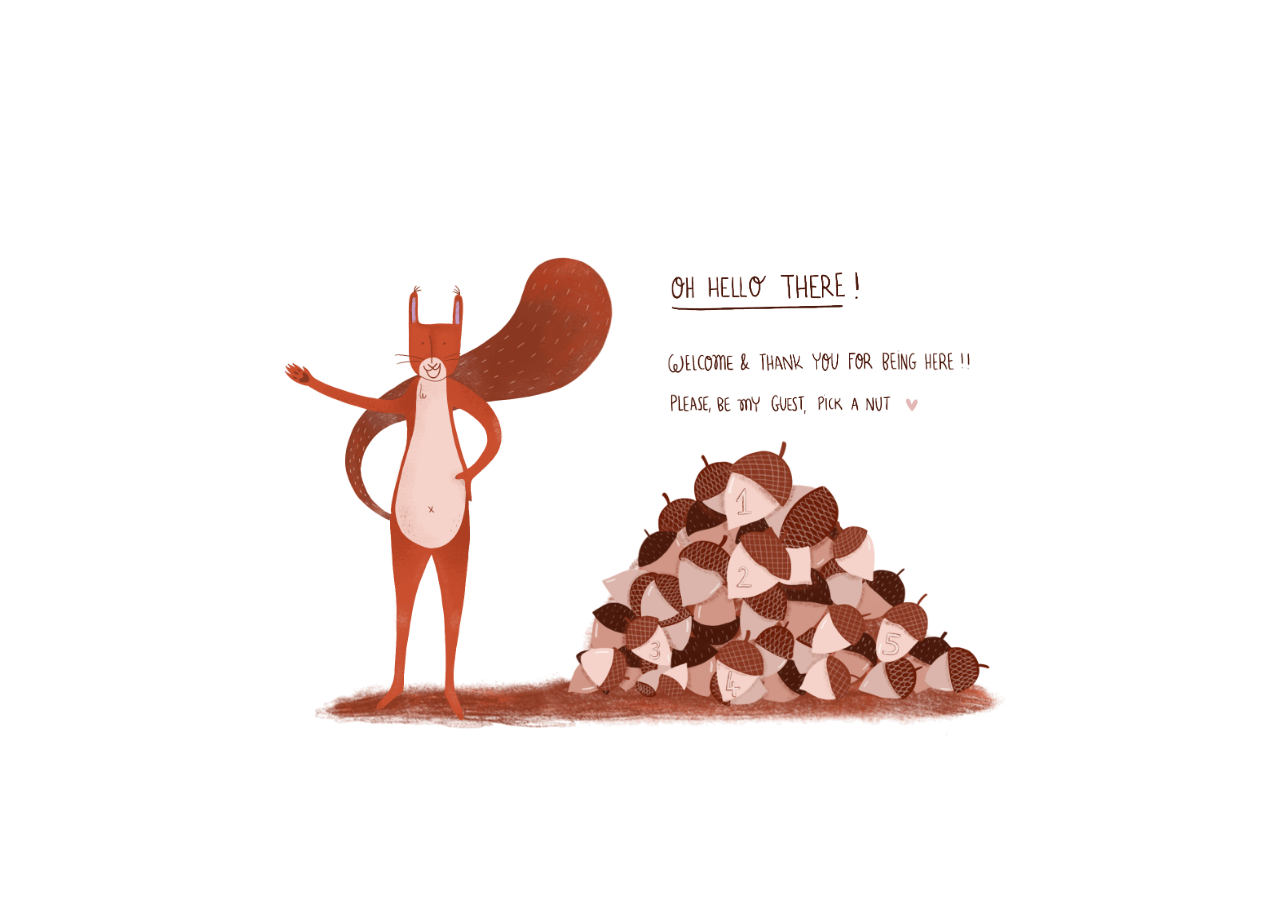
<file: index.html>
<!DOCTYPE html>
<html>
    <head>
        <title>Juliette Cottereau Website</title>
        <meta charset="utf-8">
        <meta name="viewport" content="width=device-width, initial-scale=1">
        <meta name="author" content="Juliette Cottereau">
        <meta name="keywords" content="Juliette, Cottereau, Illustration">
        <link rel="stylesheet" href="https://maxcdn.bootstrapcdn.com/bootstrap/3.4.0/css/bootstrap.min.css">
        <link rel="stylesheet" href="https://cdnjs.cloudflare.com/ajax/libs/animate.css/3.7.0/animate.min.css">
        <link rel="stylesheet" type="text/css" href="home_css/homepage_boot.css">
        <script src="scripts/homepage_boot.js" type="text/javascript"></script>
        <script src="https://ajax.googleapis.com/ajax/libs/jquery/3.4.0/jquery.min.js"></script>
        <script src="https://maxcdn.bootstrapcdn.com/bootstrap/3.4.0/js/bootstrap.min.js"></script>
    </head>

    <body>

            <div class="bg" id="mainwrapper">
                    <div id='divwrapper'>
                        <div id="nuts">   
                            <img src="images/bignut1.png" id="nut1">
                            <img src="images/bignut2.png" id="nut2">
                            <img src="images/bignut3.png" id="nut3"> 
                            <img src="images/bignut4.png" id="nut4"> 
                            <img src="images/bignut5.png" id="nut5">
                        </div>
                        <div id="glows">
                            <img src="images/glow1.png" id="glow1">
                            <img src="images/glow2.png" id="glow2">
                            <img src="images/glow3.png" id="glow3"> 
                            <img src="images/glow4.png" id="glow4"> 
                            <img src="images/glow5.png" id="glow5">
                        </div>
                        <div id="text">
                            <img src="images/opening_text.png" id="text1">
                            <img src="images/menu1.png" id="menu1">
                            <img src="images/menu2.png" id="menu2">
                            <img src="images/menu3.png" id="menu3">
                            <img src="images/menu4.png" id="menu4"> 
                            <img src="images/menu5.png" id="menu5">
                        </div>
                        <a href="illustration/illustration.html">
                           <div id='click1' onmouseover="show();" onmouseout="hide()"></div>
                        </a>                               
                        <a href="travel/travel.html">
                            <div id='click2' onmouseover="show2();" onmouseout="hide2()"></div>
                        </a>
                            
                        <a href="knitting/knitting.html">
                            <div id='click3' onmouseover="show3();" onmouseout="hide3()" ></div>
                        </a>
                            
                        <a href="archi/architecture.html">
                            <div id='click4' onmouseover="show4();" onmouseout="hide4()"></div>
                        </a>
                        <a href="about/about.html"> 
                            <div id='click5' onmouseover="show5();" onmouseout="hide5()" ></div>
                        </a>
                    
                        
                    </div>
                
            </div>
             
            
<!--
                <img src="glowalt1.png" id="glow1" class="container-fluid glow">
                <img src="glowalt2.png" id="glow2" class="glow">
                <img src="glowalt3.png" id="glow3" class="glow">
                <img src="glowalt4.png" id="glow4" class="glow">
                <img src="glowalt5.png" id="glow5" class="glow">
                <img src="text1.png" id="text1" class="img-fluid animated bouncIn">
                <img src="text2.png" id="text2" class="img-fluid">
                <img src="text3.png" id="text3" class="img-fluid">
                <img src="menu1.png" id="menu1">
                <img src="menu2.png" id="menu2">
                <img src="menu3.png" id="menu3">
                <img src="menu4.png" id="menu4">
                <img src="menu5.png" id="menu5">

                <div id="nuts" class="container-fluid">
                    <img src="bignut1.png" id="nut1" class="img-fluid" alt="Responsive image">
                    <img src="bignut2.png" id="nut2" class="img-fluid" alt="Responsive image">
                    <img src="bignut3.png" id="nut3" class="img-fluid" alt="Responsive image">
                    <img src="bignut4.png" id="nut4" class="img-fluid" alt="Responsive image">
                    <img src="bignut5.png" id="nut5" class="img-fluid" alt="Responsive image">
                </div>  
              -->  
    

    </body>
</html>
</file>
<file: home_css/homepage_boot.css>
body, html {
    height: 100%;
    margin: 0;
    max-width: 100%;
}
.bg {

    background-image: url("homepage.GIF");
    height: 100%;
    background-position: center;
    background-size: 79%;
    background-repeat: no-repeat;
    position: relative;
}
#divwrapper {
    height: 6vw;
    position: fixed;
    background-color: rgba(0, 0, 0, 0);
    /*border: 2px dashed black; */
    cursor: pointer;
    z-index: 2;
    top: 50%; right: 38%; left: 56.5%;
}
#click1 {
    height: 6vw;
    position: fixed;
    background-color: rgba(0, 0, 0, 0);
    /*border: 2px dashed black;*/
    cursor: pointer;
    z-index: 10;
    top: 50%; right: 38%; left: 56.5%;
}

#click2 {
    height: 5.2vw;
    position: absolute;
    background-color: rgba(0, 0, 0, 0);
    /*border: 2px dashed red;*/
    cursor: pointer;
    z-index: 10;
    width: 5.3vw;
    top: 6.5vw; left: 0vw;
}

#click3 {
    
    height: 4vw;
    position: absolute;
    background-color: rgba(0, 0, 0, 0);
    /*border: 2px dashed blue;*/
    cursor: pointer;
    z-index: 10;
    width: 71%;
    top: 13vw; left: -8vw;
    
}
#click4 {
    height: 5vw;
    position: absolute;
    background-color: rgba(0, 0, 0, 0);
    /*border: 2px dashed green;*/
    cursor: pointer;
    z-index: 10;
    width: 71%;
    top: 14.5vw; left: -0.6vw;
}
#click5 {
    height: 4vw;
    position: absolute;
    background-color: rgba(0, 0, 0, 0);
    /*border: 2px dashed purple;*/
    cursor: pointer;
    z-index: 10;
    width: 71%;
    top: 12vw; left: 12vw;
}
#nuts{
    opacity:1;
    position: absolute;
    z-index: 2;
    top: -20vw; left: -46vw;
    width: 59.5vw;
    cursor: default;
}
#nut1{
    opacity: 0;
    position: absolute;
    z-index: 2;
    left: 12vw;
    width: 59.5vw;
    cursor: default;
}

#nut2 {

    position: absolute;
    z-index: 3;
    top: -20vw; left: 307vw;
    width: 59.5vw;
    cursor: default;
}
#nut3 {

    position: absolute;
    z-index: 4;
    width: 59.5vw;
    cursor: default;
}
#nut4 {

    position: absolute;
    z-index: 3;
    width: 59.5vw;
    cursor: default;
}
#nut5 {

    position: absolute;
    z-index: 4;
    width: 59.5vw;
    cursor: default;
}

#glow1 {
    opacity:0;
    position: absolute;
    top: -20vw; left: -34vw;
    width: 59.5vw;
    cursor: default;
    z-index: 5;
}
#glow2 {
    opacity:0;
    position: absolute;
    top: -20vw; left: -34vw;
    width: 59.5vw;
    cursor: default;
    z-index: 5;
}
#glow3 {
    opacity:0;
    position: absolute;
    top: -20vw; left: -34vw;
    width: 59.5vw;
    cursor: default;
    z-index: 6;
}
#glow4 {
    opacity:0;
    position: absolute;
    top: -20vw; left: -34vw;
    width: 59.5vw;
    cursor: default;
    z-index: 7;
}
#glow5 {
    opacity:0;
    position: absolute;
    top: -20vw; left: -34vw;
    width: 59.5vw;
    cursor: default;
    z-index: 8;
}
#text1  {
    position: absolute;
    top: -14vw; left: -5vw;
    width: 450%;
    opacity: 1;
}

#menu1, #menu2, #menu3, #menu4, #menu5 {
    position: absolute;
    top: -23vw; left: -32vw;
    width: 1100%;
    opacity: 0;
}

#text1.load,#text2.load, #text3.load {
    -webkit-transition: opacity 1s ease-out;
       -moz-transition: opacity 1s ease-out;
        -ms-transition: opacity 1s ease-out;
         -o-transition: opacity 1s ease-out;
            transition: opacity 0.9s ease-out;
    opacity: 1;
}
#text1.load.out {
    -webkit-transition: opacity 0s ease-in;
       -moz-transition: opacity 0s ease-in;
        -ms-transition: opacity 0s ease-in;
         -o-transition: opacity 0s ease-in;
            transition: opacity 0s ease-in;
    opacity: 0;
}

#nut2 {
    opacity: 0;
    position: absolute;
    left: 19.5%;
    z-index: 1;
    position: absolute;
    display: block;
    opacity: 0;
    top:0;
    left:19.5%;
}
#nut3 {
    opacity: 0;
    position: absolute;
    left: 19.5%;
    z-index: 1;
    position: absolute;
    display: block;
    opacity: 0;
    top:0;
    left:19.5%;
}
#nut4 {
    opacity: 0;
    position: absolute;
    left: 19.5%;
    z-index: 1;
    position: absolute;
    display: block;
    opacity: 0;
    top:0;
    left:19.5%;
}
#nut5 {
    opacity: 0;
    position: absolute;

    z-index: 1;
    position: absolute;
    display: block;
    opacity: 0;
    top:0;
    left:19.5%;
}
</file>
